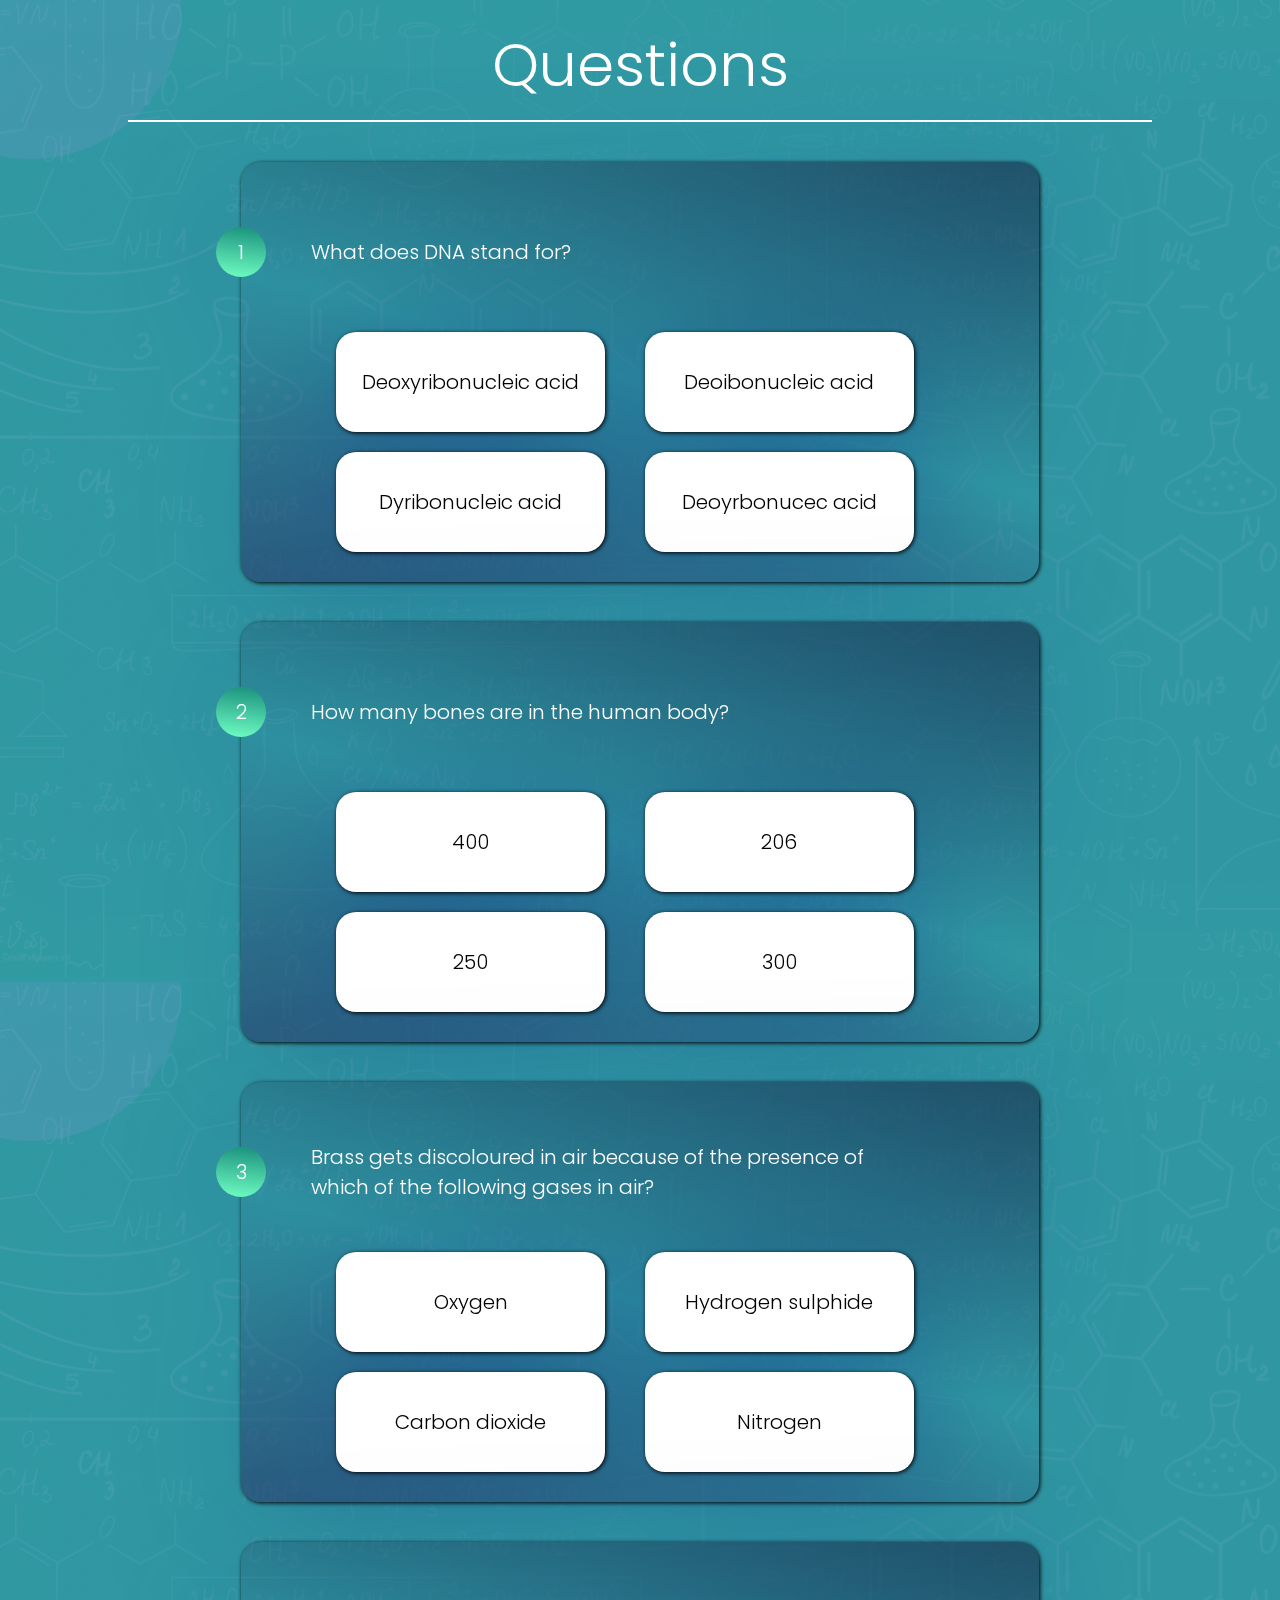
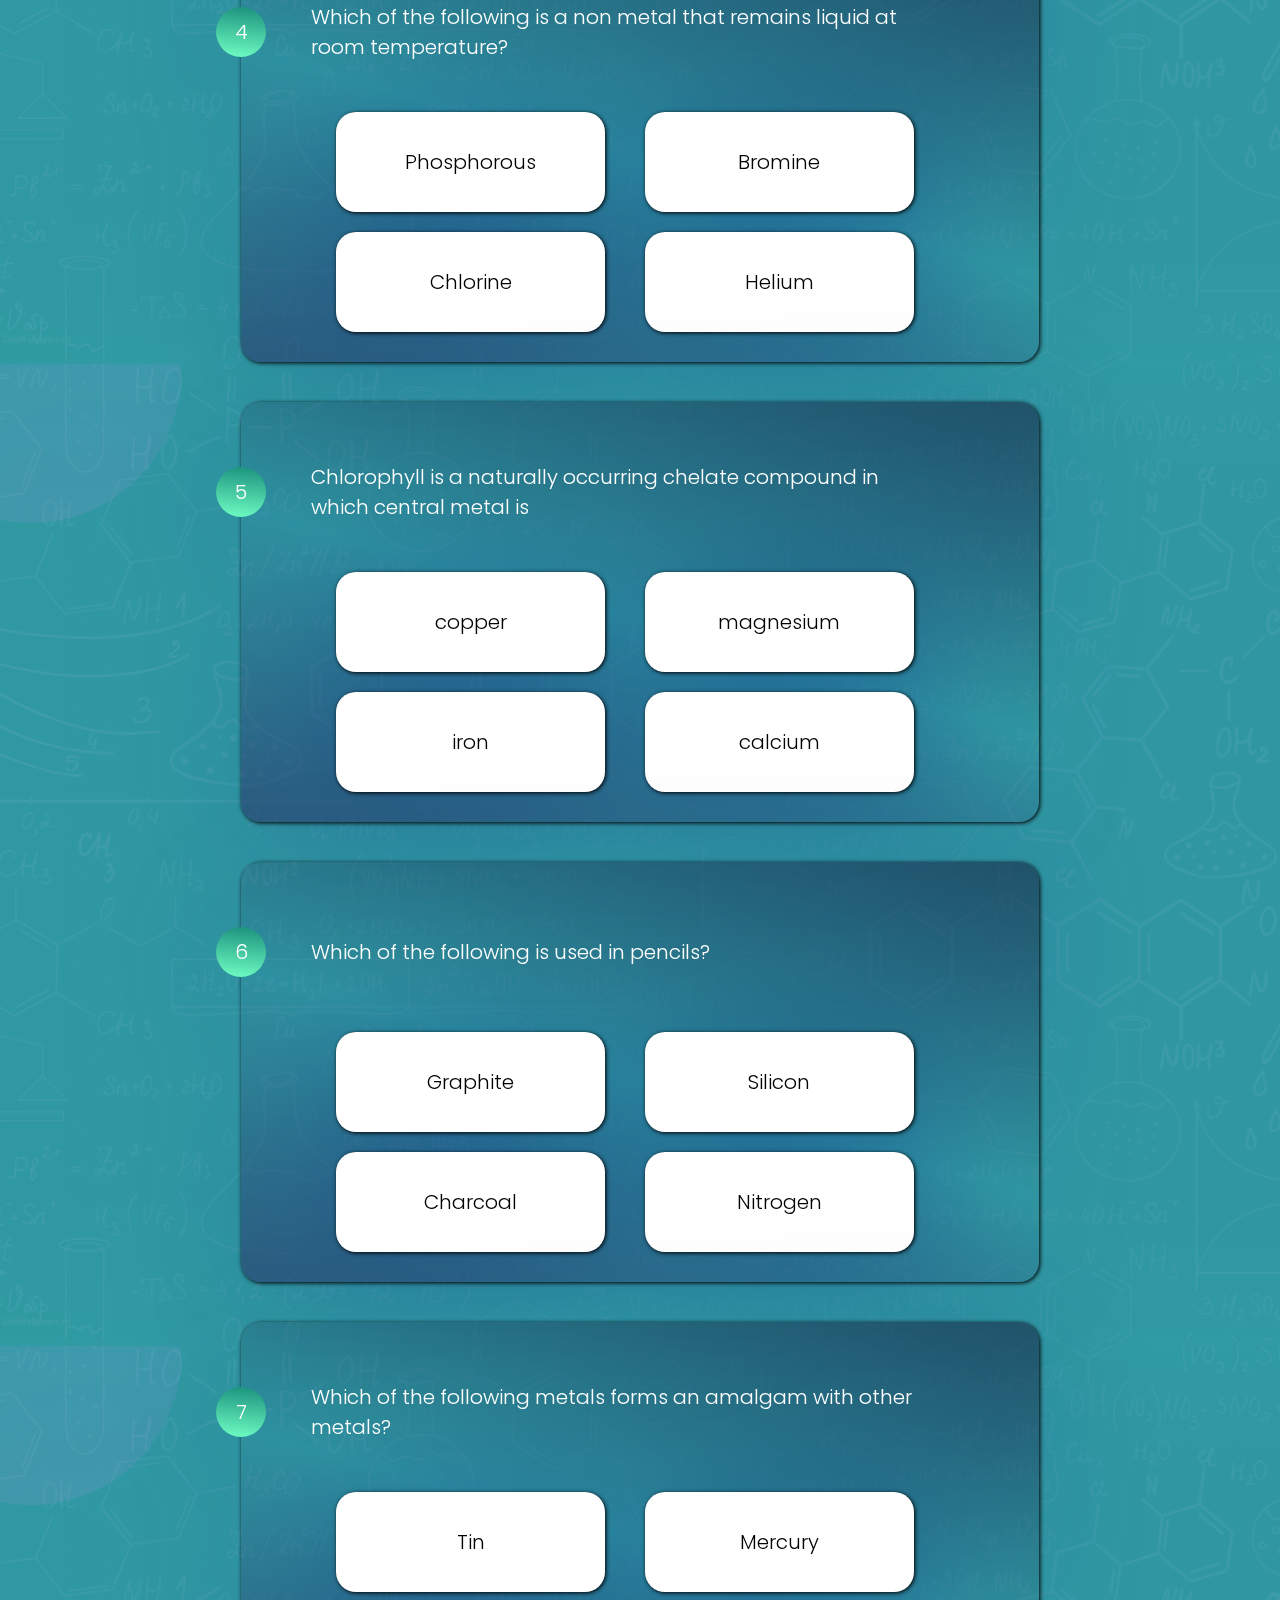
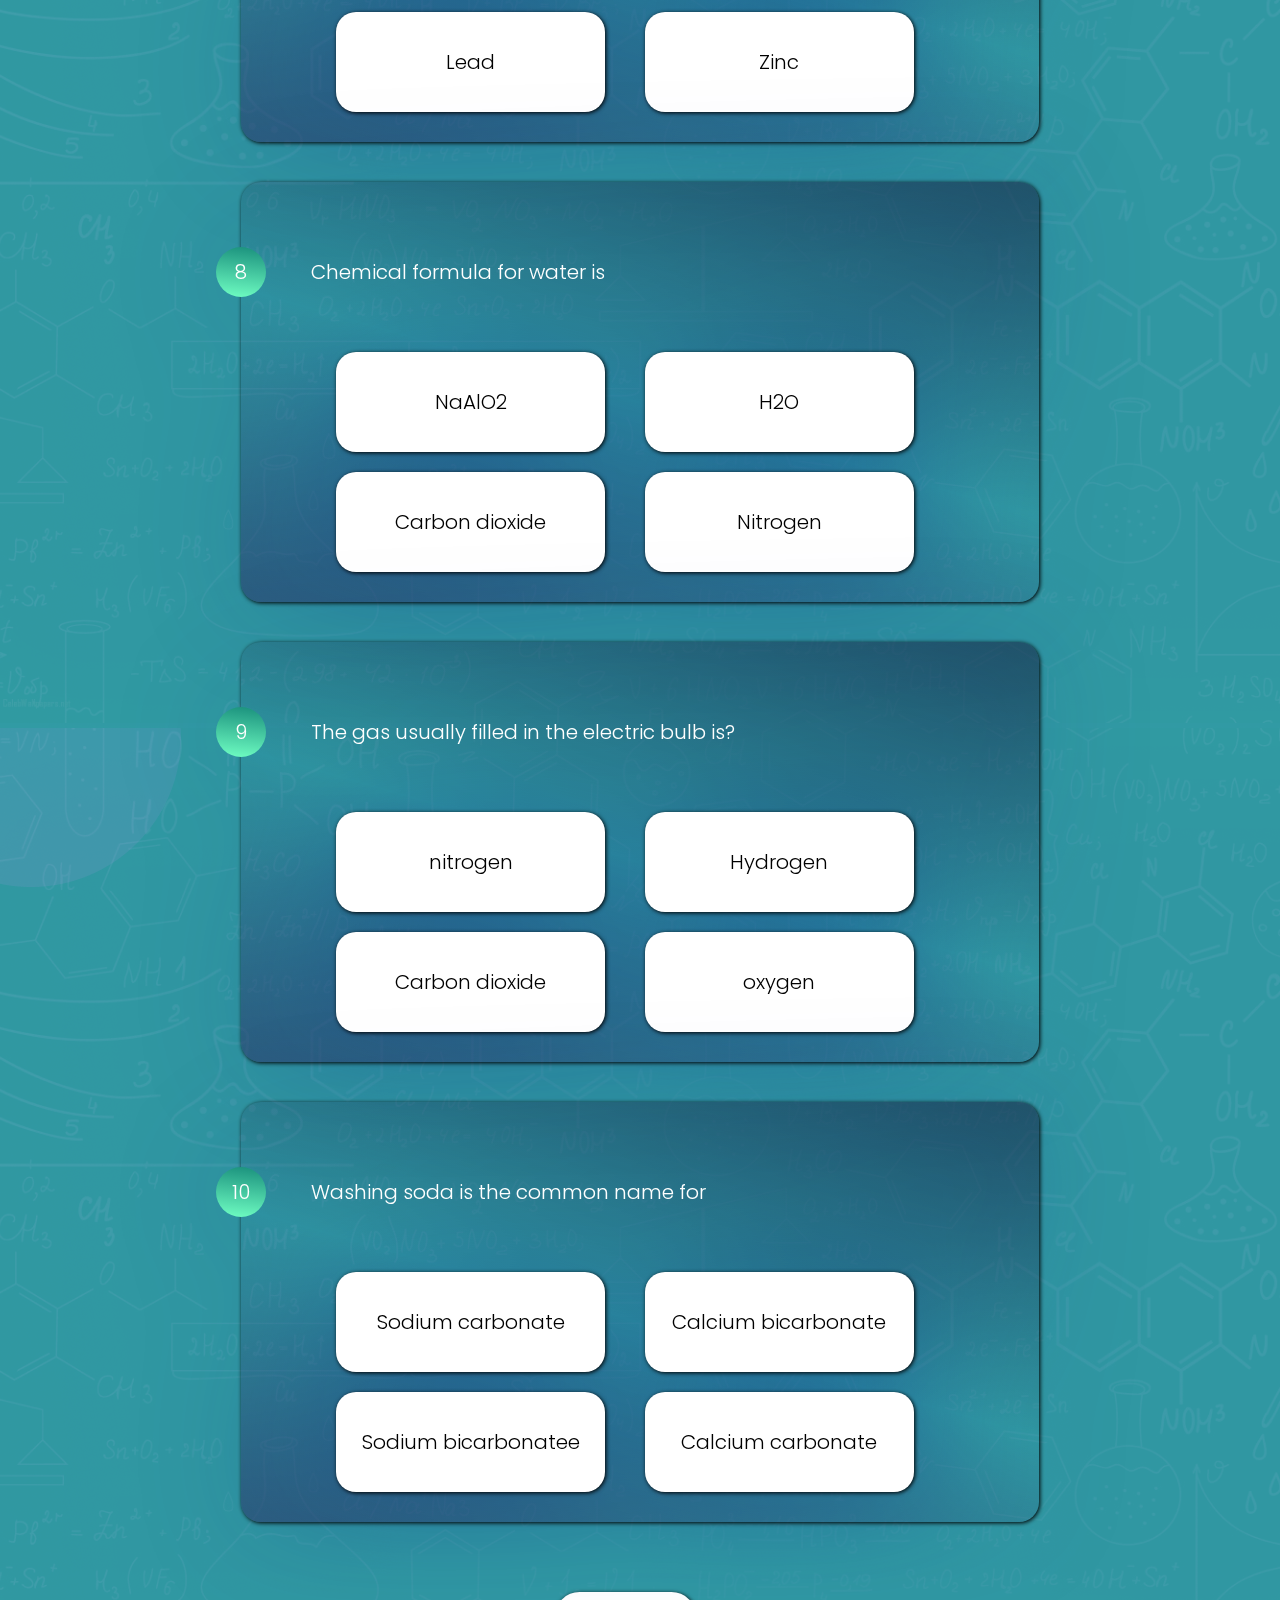
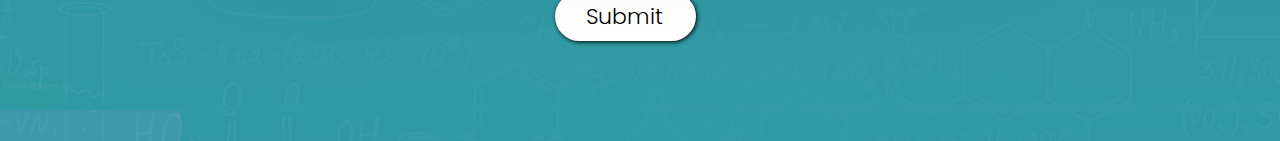
<file: quiz.html>
<!DOCTYPE html>
<html lang="en">
    <head>
        <meta charset="utf-8">
        <meta name="viewport" content="width=device-width, initial-scale=1">
        <link rel="icon" href="">
        <link rel="icon" href="" type="image/svg+xml">
        <link rel="apple-touch-icon" href="">
        <link rel="stylesheet" href="./style.css">

    </head>
    <title>Quiz page</title>
    <body>
    	<div id="container">
    		<div id="head">Questions</div>

    		<!-- 1 -->
	    	<div class="questions">
	    		<div class="upper">
	    			<div class="left"><div>1</div></div>
	    			<div class="right">What does DNA stand for?</div>
	    		</div>
	    		<div class="lower">
	    			<div class="1 a options ans">Deoxyribonucleic acid</div>
	    			<div class="1 b options">Deoibonucleic acid</div>
	    			<div class="1 c options">Dyribonucleic acid</div>
	    			<div class="1 d options">Deoyrbonucec acid</div>
	    		</div>

	    	</div>


	    		<!-- 2 -->

	    	<div class="questions">
	    		<div class="upper">
	    			<div class="left"><div>2</div></div>
	    			<div class="right">How many bones are in the human body?</div>
	    		</div>
	    		<div class="lower">
	    			<div class="2 a options">400</div>
	    			<div class="2 b options ans">206</div>
	    			<div class="2 c options">250</div>
	    			<div class="2 d options">300</div>
	    		</div>

	    	</div>


	    		<!-- 3 -->


	    	<div class="questions">
	    		<div class="upper">
	    			<div class="left"><div>3</div></div>
	    			<div class="right">Brass gets discoloured in air because of the presence of which of the following gases in air?</div>
	    		</div>
	    		<div class="lower">
	    			<div class="3 a options">Oxygen</div>
	    			<div class="3 b options">Hydrogen sulphide</div>
	    			<div class="3 c options ans">Carbon dioxide</div>
	    			<div class="3 d options">Nitrogen</div>
	    		</div>

	    	</div>



	    		<!-- 4 -->


	    	<div class="questions">
	    		<div class="upper">
	    			<div class="left"><div>4</div></div>
	    			<div class="right">Which of the following is a non metal that remains liquid at room temperature?</div>
	    		</div>
	    		<div class="lower">
	    			<div class="4 a options ans">Phosphorous</div>
	    			<div class="4 b options">Bromine</div>
	    			<div class="4 c options">Chlorine</div>
	    			<div class="4 d options">Helium</div>
	    		</div>

	    	</div>



	    		<!-- 5 -->


	    	<div class="questions">
	    		<div class="upper">
	    			<div class="left"><div>5</div></div>
	    			<div class="right">Chlorophyll is a naturally occurring chelate compound in which central metal is</div>
	    		</div>
	    		<div class="lower">
	    			<div class="5 a options">copper</div>
	    			<div class="5 b options ans">magnesium</div>
	    			<div class="5 c options">	iron</div>
	    			<div class="5 d options">calcium</div>
	    		</div>

	    	</div>



	    		<!-- 6 -->


	    	<div class="questions">
	    		<div class="upper">
	    			<div class="left"><div>6</div></div>
	    			<div class="right">Which of the following is used in pencils?</div>
	    		</div>
	    		<div class="lower">
	    			<div class="6 a options">Graphite</div>
	    			<div class="6 b options ans">Silicon</div>
	    			<div class="6 c options">Charcoal</div>
	    			<div class="6 d options">Nitrogen</div>
	    		</div>

	    	</div>



	    		<!-- 7 -->


	    	<div class="questions">
	    		<div class="upper">
	    			<div class="left"><div>7</div></div>
	    			<div class="right">Which of the following metals forms an amalgam with other metals?</div>
	    		</div>
	    		<div class="lower">
	    			<div class="7 a options">Tin</div>
	    			<div class="7 b options">Mercury</div>
	    			<div class="7 c options">Lead</div>
	    			<div class="7 d options ans">Zinc</div>
	    		</div>

	    	</div>



	    		<!-- 8 -->


	    	<div class="questions">
	    		<div class="upper">
	    			<div class="left"><div>8</div></div>
	    			<div class="right">Chemical formula for water is</div>
	    		</div>
	    		<div class="lower">
	    			<div class="8 a options">NaAlO2</div>
	    			<div class="8 b options ans">H2O</div>
	    			<div class="8 c options">Carbon dioxide</div>
	    			<div class="8 d options">Nitrogen</div>
	    		</div>

	    	</div>



	    		<!-- 9 -->


	    	<div class="questions">
	    		<div class="upper">
	    			<div class="left"><div>9</div></div>
	    			<div class="right">The gas usually filled in the electric bulb is?</div>
	    		</div>
	    		<div class="lower">
	    			<div class="9 a options">nitrogen</div>
	    			<div class="9 b options">Hydrogen </div>
	    			<div class="9 c options ans">Carbon dioxide</div>
	    			<div class="9 d options">oxygen</div>
	    		</div>

	    	</div>



	    		<!-- 10 -->


	    	<div class="questions">
	    		<div class="upper">
	    			<div class="left"><div>10</div></div>
	    			<div class="right">Washing soda is the common name for</div>
	    		</div>
	    		<div class="lower">
	    			<div class="10 a options">Sodium carbonate</div>
	    			<div class="10 b options ans">Calcium bicarbonate</div>
	    			<div class="10 c options">Sodium bicarbonatee</div>
	    			<div class="10 d options">Calcium carbonate</div>
	    		</div>

	    	</div>
	    	<div id="footer">
	    	<div id="submit"><a href="#">Submit</a></div>
	    	<div id="score"></div>
	    	</div>
    	</div>
    </body>
    <script src="./script.js"></script>
</html>
</file>
<file: style.css>
@font-face{
   font-family:Josefin-Sans-Semi-Bold; 
   src: url(./Fonts/Poppins-Light.ttf)
 }
a
{
	text-decoration: none;
	color: black;
}
body
{
	margin: 0;
}
#container
{
	position: relative;
	top: 0px;
	right: 0px;
	display: flex;
	justify-content: center;
	align-items: center;
	text-align: center;
	flex-direction: column;
	background-color: #198f7c;
	font-family: Josefin-Sans-Semi-Bold;
	background-image: url("./Background.png");
	background-blend-mode: screen;
}

#head
{
	width: 80%;
	height: 100px;
	margin: 20px;
	border-bottom: 2px solid white;
	font-size: 60px;
	color: white;

}

.questions
{
    display: flex;
    width: 60%;
    height: 400px;
    margin: 20px;
    text-align: left;
    font-size: 20px;
    align-items: center;
    box-shadow: 1px 1px 4px black;
    padding: 10px;
    padding-left: 20px;
    border-radius: 20px;
    flex-direction: column;
    background-color: #ffffff;
	background: linear-gradient(16deg, #293165 -38.68%, rgba(0, 2, 12, 0) 48.33%, rgba(21, 26, 57, 0.511007) 98.25%);
	filter: drop-shadow(3px 4px 53px rgba(0, 17, 126, 0.3));
}

.upper
{
	display: flex;
	flex-direction: row;
	width: 100%;
	height:40%;
	font-size: 20px;
	color: white;
}

.left
{
	display: flex;
	align-items: center;
	width: 50px;
	height: 100%;
}
.left div
{
    display: flex;
    justify-content: center;
    align-items: center;
    text-align: center;
    width: 50px;
    height: 50px;
/*    border: 2px solid grey;*/
    border-radius: 50%;
	background: linear-gradient(6deg, #70ffc3 0%, #198f7c 99.98%);
    right: 45px;
    position: relative;
}

.right
{
	display: flex;
	align-items: center;
	width: 80%;
	height: 100%;
}


.lower
{
	display: flex;
	flex-wrap: wrap;
	flex-direction: row;
	justify-content: center;
	width: 100%;
	height:50%;
}

.options
{
	display: flex;
	justify-content: center;
	text-align: center;
	align-items: center;
	border-radius: 20px;
	box-shadow: 1px 1px 4px black;
	width: 35%;
	height: 50%;
	margin-right: 40px;
	margin-bottom: 20px;
	background-color: white;
	transition: 0.65s;
}
.options:hover{
	background-color: #383D6E;
	color: white;
	cursor: pointer;
}
#submit
{
    font-size: 22px;
    border-radius: 33px;
    box-shadow: 1px 1px 4px black;
    width: 141px;
    height: 121px;
    height: 49px;
    margin-top: 50px;
    margin-bottom: 100px;
    background-color: white;
    text-align: center;
    align-items: center;
    display: flex;
    justify-content: center;

}

/*color class*/

.green
{
	background-color: #70ffc3;
}

.blue
{
	background-color: #70d6ff;
}

.red
{
	background-color: #ff9770;
}

.white
{
	background-color: #ffffff;
}

#footer
{
	display: flex;
    justify-content: center;
    flex-direction: row;
    align-items: center;
    text-align: center;
}
#score{
	font-size: 20px;
	color: white;
	margin-top: 50px;
    margin-bottom: 100px;
    margin-left: 30px;
}
</file>
